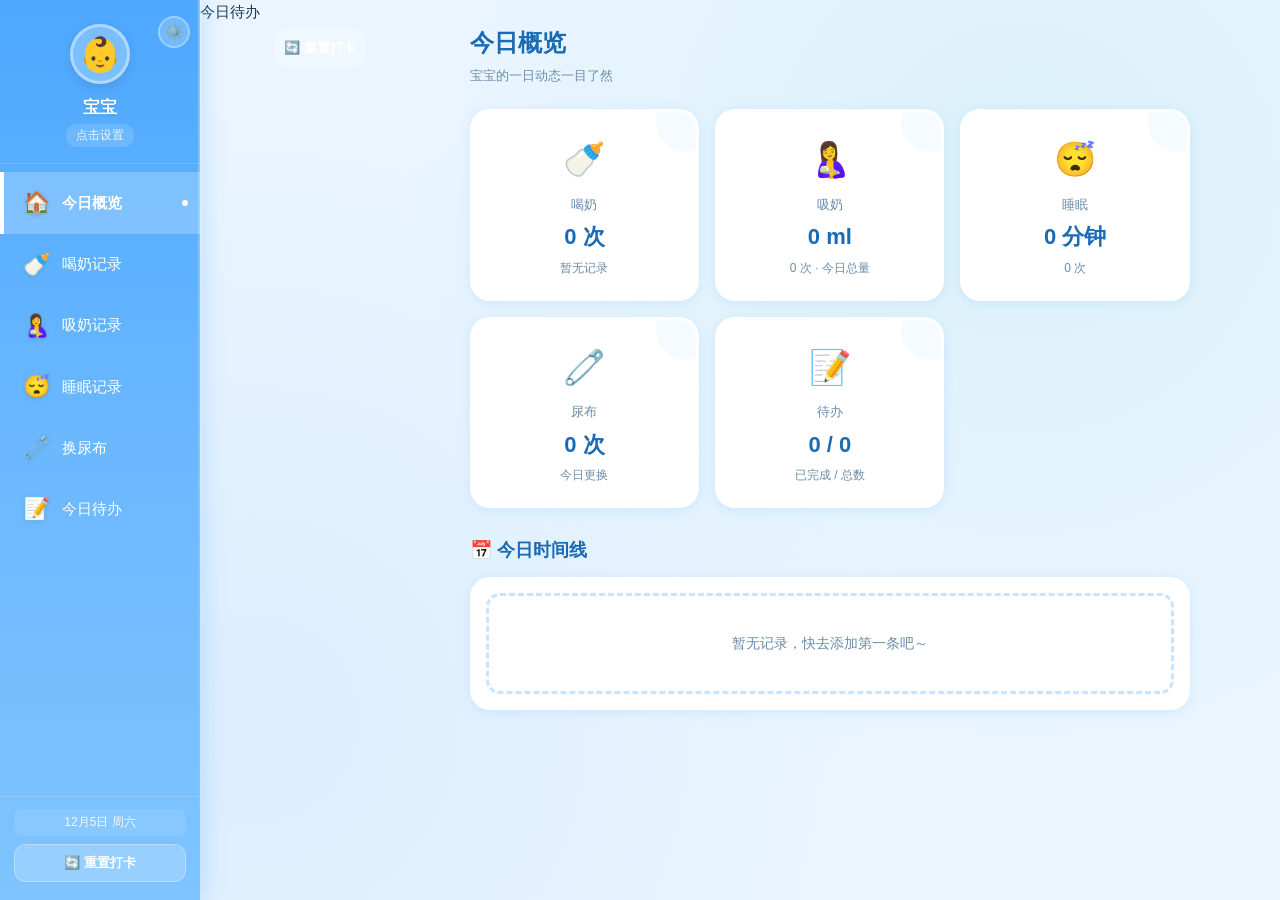
<file: index.html>
<!DOCTYPE html>
<html lang="zh-CN">
<head>
  <meta charset="UTF-8">
  <meta name="viewport" content="width=device-width, initial-scale=1.0, maximum-scale=1.0, user-scalable=no, viewport-fit=cover">
  <meta name="apple-mobile-web-app-capable" content="yes">
  <meta name="apple-mobile-web-app-status-bar-style" content="default">
  <meta name="apple-mobile-web-app-title" content="宝宝照护">
  <meta name="theme-color" content="#4DA8FF">
  <title>宝宝日常照护工作台</title>
  <link rel="stylesheet" href="css/style.css">
  <link rel="apple-touch-icon" href="assets/icon.png">
  <link rel="manifest" href="manifest.json">
</head>
<body>
  <div class="app-container">
    <!-- 左侧纵向导航栏 -->
    <nav class="sidebar">
      <div class="sidebar-header">
        <div class="baby-avatar">👶</div>
        <div class="baby-info">
          <div class="baby-name" id="babyName">宝宝</div>
          <div class="baby-age" id="babyAge">点击设置</div>
        </div>
        <button class="settings-btn" id="settingsBtn" title="设置">⚙️</button>
      </div>

      <ul class="nav-list">
        <li class="nav-item active" data-page="dashboard">
          <span class="nav-icon">🏠</span>
          <span class="nav-label">今日概览</span>
        </li>
        <li class="nav-item" data-page="feeding">
          <span class="nav-icon">🍼</span>
          <span class="nav-label">喝奶记录</span>
        </li>
        <li class="nav-item" data-page="pumping">
          <span class="nav-icon">🤱</span>
          <span class="nav-label">吸奶记录</span>
        </li>
        <li class="nav-item" data-page="sleep">
          <span class="nav-icon">😴</span>
          <span class="nav-label">睡眠记录</span>
        </li>
        <li class="nav-item" data-page="diaper">
          <span class="nav-icon">🧷</span>
          <span class="nav-label">换尿布</span>
        </li>
        <li class="nav-item" data-page="todo">
          <span class="nav-icon">📝</span>
          <span class="nav-label">今日待办</span>
        </li>
      </ul>

      <div class="sidebar-footer">
        <div class="date-display" id="todayDate"></div>
        <button class="reset-btn" id="resetBtn" title="每日0点自动重置打卡，也可手动重置">🔄 重置打卡</button>
      </div>
    </nav>
          <span class="nav-label">今日待办</span>
        </li>
      </ul>

      <div class="sidebar-footer">
        <div class="date-display" id="todayDate"></div>
        <button class="reset-btn" id="resetBtn" title="每日0点自动重置打卡，也可手动重置">🔄 重置打卡</button>
      </div>
    </nav>

    <!-- 主内容区 -->
    <main class="main-content">
      <!-- 今日概览页 -->
      <section class="page active" id="page-dashboard">
        <header class="page-header">
          <h1>今日概览</h1>
          <p class="page-subtitle">宝宝的一日动态一目了然</p>
        </header>
        <div class="dashboard-grid">
          <div class="dash-card feeding" data-jump="feeding">
            <div class="dash-icon">🍼</div>
            <div class="dash-label">喝奶</div>
            <div class="dash-value" id="dashFeeding">0 次</div>
            <div class="dash-sub" id="dashFeedingDetail">暂无记录</div>
          </div>
          <div class="dash-card pumping" data-jump="pumping">
            <div class="dash-icon">🤱</div>
            <div class="dash-label">吸奶</div>
            <div class="dash-value" id="dashPumping">0 ml</div>
            <div class="dash-sub" id="dashPumpingDetail">今日总量</div>
          </div>
          <div class="dash-card sleep" data-jump="sleep">
            <div class="dash-icon">😴</div>
            <div class="dash-label">睡眠</div>
            <div class="dash-value" id="dashSleep">0 分钟</div>
            <div class="dash-sub" id="dashSleepDetail">0 次</div>
          </div>
          <div class="dash-card diaper" data-jump="diaper">
            <div class="dash-icon">🧷</div>
            <div class="dash-label">尿布</div>
            <div class="dash-value" id="dashDiaper">0 次</div>
            <div class="dash-sub" id="dashDiaperDetail">今日更换</div>
          </div>
          <div class="dash-card todo" data-jump="todo">
            <div class="dash-icon">📝</div>
            <div class="dash-label">待办</div>
            <div class="dash-value" id="dashTodo">0 / 0</div>
            <div class="dash-sub" id="dashTodoDetail">已完成 / 总数</div>
          </div>
        </div>

        <div class="timeline-section">
          <h2>📅 今日时间线</h2>
          <div class="timeline" id="todayTimeline">
            <div class="empty-state">暂无记录，快去添加第一条吧～</div>
          </div>
        </div>
      </section>

      <!-- 喝奶记录页 -->
      <section class="page" id="page-feeding">
        <header class="page-header">
          <h1>🍼 喝奶记录</h1>
          <p class="page-subtitle">24小时制精确到分钟 · 亲喂/瓶喂</p>
        </header>

        <div class="form-card">
          <h3>新增喝奶记录</h3>
          <div class="form-row">
            <label>喂养时间</label>
            <input type="time" id="feedTime" class="time-input">
          </div>

          <div class="form-row">
            <label>喂养形式</label>
            <div class="segmented" id="feedTypeSeg">
              <button class="seg-btn active" data-value="bottle">🍼 瓶喂</button>
              <button class="seg-btn" data-value="nursing">🤱 亲喂</button>
            </div>
          </div>

          <!-- 瓶喂区域 -->
          <div class="form-section" id="bottleSection">
            <div class="form-row">
              <label>喂养内容</label>
              <div class="segmented" id="bottleContentSeg">
                <button class="seg-btn active" data-value="母乳">母乳</button>
                <button class="seg-btn" data-value="奶粉">奶粉</button>
              </div>
            </div>
            <div class="form-row">
              <label>奶量 (ml)</label>
              <div class="number-input-group">
                <button class="num-btn" data-target="feedAmount" data-step="-10">−</button>
                <input type="number" id="feedAmount" min="0" max="500" value="120" class="number-input">
                <button class="num-btn" data-target="feedAmount" data-step="10">+</button>
              </div>
            </div>
          </div>

          <!-- 亲喂区域 -->
          <div class="form-section hidden" id="nursingSection">
            <div class="form-row">
              <label>喂养内容</label>
              <div class="segmented" id="nursingContentSeg">
                <button class="seg-btn active" data-value="母乳">母乳</button>
              </div>
            </div>
            <div class="form-row">
              <label>喂养侧别</label>
              <div class="segmented" id="nursingSideSeg">
                <button class="seg-btn active" data-value="左边">⬅️ 左边</button>
                <button class="seg-btn" data-value="右边">➡️ 右边</button>
              </div>
            </div>
            <div class="form-row">
              <label>喂养时长</label>
              <div class="duration-picker">
                <button class="duration-btn" data-min="5">5分钟</button>
                <button class="duration-btn" data-min="10">10分钟</button>
                <button class="duration-btn active" data-min="15">15分钟</button>
                <button class="duration-btn" data-min="20">20分钟</button>
                <button class="duration-btn" data-min="25">25分钟</button>
                <button class="duration-btn" data-min="30">30分钟</button>
              </div>
            </div>
          </div>

          <div class="form-row">
            <label>备注</label>
            <input type="text" id="feedNote" class="text-input" placeholder="选填，如宝宝状态">
          </div>

          <button class="submit-btn" id="submitFeeding">💾 保存记录</button>
        </div>

        <div class="summary-bar">
          <span>今日喝奶 <strong id="feedingCount">0</strong> 次</span>
          <span>总奶量 <strong id="feedingTotal">0</strong> ml</span>
          <span>亲喂 <strong id="feedingNursing">0</strong> 次</span>
          <span>瓶喂 <strong id="feedingBottle">0</strong> 次</span>
        </div>

        <div class="record-list" id="feedingList">
          <div class="empty-state">还没有喝奶记录</div>
        </div>
      </section>

      <!-- 吸奶记录页 -->
      <section class="page" id="page-pumping">
        <header class="page-header">
          <h1>🤱 吸奶记录</h1>
          <p class="page-subtitle">记录妈妈吸奶 · 自动汇总日总量</p>
        </header>

        <div class="form-card">
          <h3>新增吸奶记录</h3>
          <div class="form-row">
            <label>吸奶时间</label>
            <input type="time" id="pumpTime" class="time-input">
          </div>
          <div class="form-row">
            <label>左侧吸奶量 (ml)</label>
            <div class="number-input-group">
              <button class="num-btn" data-target="pumpLeft" data-step="-5">−</button>
              <input type="number" id="pumpLeft" min="0" max="500" value="40" class="number-input">
              <button class="num-btn" data-target="pumpLeft" data-step="5">+</button>
            </div>
          </div>
          <div class="form-row">
            <label>右侧吸奶量 (ml)</label>
            <div class="number-input-group">
              <button class="num-btn" data-target="pumpRight" data-step="-5">−</button>
              <input type="number" id="pumpRight" min="0" max="500" value="40" class="number-input">
              <button class="num-btn" data-target="pumpRight" data-step="5">+</button>
            </div>
          </div>
          <div class="form-row">
            <label>本次合计</label>
            <div class="total-display"><span id="pumpSum">80</span> ml</div>
          </div>
          <div class="form-row">
            <label>备注</label>
            <input type="text" id="pumpNote" class="text-input" placeholder="选填">
          </div>
          <button class="submit-btn" id="submitPumping">💾 保存记录</button>
        </div>

        <div class="summary-bar pump-summary">
          <span>今日吸奶 <strong id="pumpCount">0</strong> 次</span>
          <span>左侧总量 <strong id="pumpLeftTotal">0</strong> ml</span>
          <span>右侧总量 <strong id="pumpRightTotal">0</strong> ml</span>
          <span>日总吸奶量 <strong id="pumpGrandTotal">0</strong> ml</span>
        </div>

        <div class="record-list" id="pumpingList">
          <div class="empty-state">还没有吸奶记录</div>
        </div>
      </section>

      <!-- 睡眠记录页 -->
      <section class="page" id="page-sleep">
        <header class="page-header">
          <h1>😴 睡眠记录</h1>
          <p class="page-subtitle">自动计算时长 · 汇总今日睡眠</p>
        </header>

        <div class="form-card">
          <h3>新增睡眠记录</h3>
          <div class="form-row">
            <label>开始时间</label>
            <input type="time" id="sleepStart" class="time-input">
          </div>
          <div class="form-row">
            <label>结束时间</label>
            <input type="time" id="sleepEnd" class="time-input">
          </div>
          <div class="form-row">
            <label>睡眠时长</label>
            <div class="total-display"><span id="sleepDuration">0</span> 分钟</div>
          </div>
          <div class="form-row">
            <label>入睡方式</label>
            <div class="segmented" id="sleepMethodSeg">
              <button class="seg-btn active" data-value="自主入睡">自主入睡</button>
              <button class="seg-btn" data-value="奶睡">奶睡</button>
              <button class="seg-btn" data-value="抱睡">抱睡</button>
            </div>
          </div>
          <div class="form-row">
            <label>哄睡辅助</label>
            <div class="segmented" id="sleepHelperSeg">
              <button class="seg-btn active" data-value="妈妈">妈妈</button>
              <button class="seg-btn" data-value="爸爸">爸爸</button>
              <button class="seg-btn" data-value="爷爷奶奶">爷爷奶奶</button>
              <button class="seg-btn" data-value="自己">自己</button>
            </div>
          </div>
          <div class="form-row">
            <label>有无哭闹</label>
            <div class="segmented" id="sleepCrySeg">
              <button class="seg-btn active" data-value="无">😊 无</button>
              <button class="seg-btn" data-value="有">😢 有</button>
            </div>
          </div>
          <div class="form-row">
            <label>备注</label>
            <input type="text" id="sleepNote" class="text-input" placeholder="选填">
          </div>
          <button class="submit-btn" id="submitSleep">💾 保存记录</button>
        </div>

        <div class="summary-bar sleep-summary">
          <span>今日睡眠 <strong id="sleepCount">0</strong> 次</span>
          <span>总时长 <strong id="sleepTotal">0</strong> 分钟</span>
          <span>哭闹 <strong id="sleepCryCount">0</strong> 次</span>
        </div>

        <div class="record-list" id="sleepList">
          <div class="empty-state">还没有睡眠记录</div>
        </div>
      </section>

      <!-- 换尿布记录页 -->
      <section class="page" id="page-diaper">
        <header class="page-header">
          <h1>🧷 换尿布记录</h1>
          <p class="page-subtitle">追踪更换频率 · 湿/脏/混合</p>
        </header>

        <div class="form-card">
          <h3>新增换尿布记录</h3>
          <div class="form-row">
            <label>更换时间</label>
            <input type="time" id="diaperTime" class="time-input">
          </div>
          <div class="form-row">
            <label>尿布类型</label>
            <div class="segmented" id="diaperTypeSeg">
              <button class="seg-btn active" data-value="湿了">💧 湿了</button>
              <button class="seg-btn" data-value="脏了">💩 脏了</button>
              <button class="seg-btn" data-value="混合">🔄 混合</button>
            </div>
          </div>
          <div class="form-row">
            <label>有无漏尿</label>
            <div class="segmented" id="diaperLeakSeg">
              <button class="seg-btn active" data-value="无">😊 无</button>
              <button class="seg-btn" data-value="有">💦 有</button>
            </div>
          </div>
          <div class="form-row">
            <label>备注</label>
            <input type="text" id="diaperNote" class="text-input" placeholder="选填">
          </div>
          <button class="submit-btn" id="submitDiaper">💾 保存记录</button>
        </div>

        <div class="summary-bar diaper-summary">
          <span>今日更换 <strong id="diaperCount">0</strong> 次</span>
          <span>湿了 <strong id="diaperWet">0</strong> 次</span>
          <span>脏了 <strong id="diaperDirty">0</strong> 次</span>
          <span>混合 <strong id="diaperMix">0</strong> 次</span>
          <span>漏尿 <strong id="diaperLeak">0</strong> 次</span>
        </div>

        <div class="record-list" id="diaperList">
          <div class="empty-state">还没有换尿布记录</div>
        </div>
      </section>

      <!-- 今日待办页 -->
      <section class="page" id="page-todo">
        <header class="page-header">
          <h1>📝 今日待办</h1>
          <p class="page-subtitle">自行添加 · 勾选完成</p>
        </header>

        <div class="form-card">
          <h3>添加待办事项</h3>
          <div class="todo-input-row">
            <input type="text" id="todoInput" class="text-input" placeholder="如：洗澡、量体温、晒太阳...">
            <button class="submit-btn inline" id="submitTodo">➕ 添加</button>
          </div>
          <div class="form-row">
            <label>快捷添加</label>
            <div class="quick-tags">
              <button class="quick-tag" data-text="给宝宝洗澡">给宝宝洗澡</button>
              <button class="quick-tag" data-text="量体温">量体温</button>
              <button class="quick-tag" data-text="晒太阳">晒太阳</button>
              <button class="quick-tag" data-text="抚触按摩">抚触按摩</button>
              <button class="quick-tag" data-text="剪指甲">剪指甲</button>
              <button class="quick-tag" data-text="补充维生素D">补充维生素D</button>
            </div>
          </div>
        </div>

        <div class="summary-bar todo-summary">
          <span>总计 <strong id="todoTotal">0</strong> 项</span>
          <span>已完成 <strong id="todoDone">0</strong> 项</span>
          <span>待完成 <strong id="todoPending">0</strong> 项</span>
        </div>

        <div class="record-list todo-list" id="todoList">
          <div class="empty-state">还没有待办事项，快添加一个吧～</div>
        </div>
      </section>
    </main>
  </div>

  <!-- 设置弹窗 -->
  <div class="modal-overlay" id="settingsModal">
    <div class="modal">
      <h3>⚙️ 宝宝信息设置</h3>
      <div class="form-row">
        <label>宝宝昵称</label>
        <input type="text" id="inputBabyName" class="text-input" placeholder="如：小豆丁">
      </div>
      <div class="form-row">
        <label>出生日期</label>
        <input type="date" id="inputBabyBirth" class="time-input">
      </div>
      <div class="modal-actions">
        <button class="cancel-btn" id="cancelSettings">取消</button>
        <button class="submit-btn" id="saveSettings">保存</button>
      </div>
    </div>
  </div>

  <!-- Toast 提示 -->
  <div class="toast" id="toast"></div>

  <script src="js/app.js"></script>
</body>
</html>
</file>
<file: css/style.css>
/* ===== 全局样式 - 蓝色可爱卡通风格 ===== */
:root {
  --primary: #4DA8FF;
  --primary-light: #7FC4FF;
  --primary-dark: #2B8FE0;
  --primary-darker: #1A6BB5;
  --bg-main: #EBF5FF;
  --bg-card: #FFFFFF;
  --bg-soft: #F0F8FF;
  --text-main: #1A3A52;
  --text-sub: #6B8CA8;
  --border: #C8E4FF;
  --shadow: 0 2px 12px rgba(77, 168, 255, 0.15);
  --shadow-hover: 0 4px 20px rgba(77, 168, 255, 0.25);
  --sidebar-w: 200px;
  --success: #4ECDC4;
  --warning: #FFD93D;
  --danger: #FF6B9D;
  --cute-radius: 20px;
}

* {
  margin: 0;
  padding: 0;
  box-sizing: border-box;
  -webkit-tap-highlight-color: transparent;
}

html, body {
  height: 100%;
  font-family: -apple-system, BlinkMacSystemFont, "PingFang SC", "Helvetica Neue", "Comic Sans MS", Arial, sans-serif;
  background: var(--bg-main);
  background-image:
    radial-gradient(circle at 20% 80%, rgba(127, 196, 255, 0.15) 0%, transparent 50%),
    radial-gradient(circle at 80% 20%, rgba(78, 205, 196, 0.1) 0%, transparent 50%);
  color: var(--text-main);
  font-size: 15px;
  line-height: 1.6;
  -webkit-font-smoothing: antialiased;
}

.app-container {
  display: flex;
  height: 100vh;
  height: 100dvh;
  overflow: hidden;
}

/* ===== 左侧纵向导航栏 ===== */
.sidebar {
  width: var(--sidebar-w);
  background: linear-gradient(180deg, #4DA8FF 0%, #6BB8FF 50%, #7FC4FF 100%);
  color: #fff;
  display: flex;
  flex-direction: column;
  flex-shrink: 0;
  box-shadow: 4px 0 20px rgba(77, 168, 255, 0.25);
  z-index: 10;
  position: relative;
}

.sidebar::before {
  content: '';
  position: absolute;
  top: 0;
  right: -2px;
  width: 4px;
  height: 100%;
  background: linear-gradient(180deg, rgba(255,255,255,0.3), transparent);
}

.sidebar-header {
  padding: 24px 16px 16px;
  text-align: center;
  border-bottom: 1px solid rgba(255,255,255,0.15);
  position: relative;
}

.baby-avatar {
  width: 60px;
  height: 60px;
  background: rgba(255,255,255,0.25);
  border-radius: 50%;
  display: flex;
  align-items: center;
  justify-content: center;
  font-size: 34px;
  margin: 0 auto 10px;
  border: 3px solid rgba(255,255,255,0.4);
  box-shadow: 0 4px 12px rgba(0,0,0,0.1);
}

.baby-name {
  font-size: 17px;
  font-weight: 700;
  text-shadow: 0 1px 3px rgba(0,0,0,0.15);
}

.baby-age {
  font-size: 12px;
  opacity: 0.9;
  margin-top: 3px;
  background: rgba(255,255,255,0.15);
  display: inline-block;
  padding: 2px 10px;
  border-radius: 10px;
}

.settings-btn {
  position: absolute;
  top: 16px;
  right: 10px;
  background: rgba(255,255,255,0.2);
  border: 2px solid rgba(255,255,255,0.3);
  color: #fff;
  width: 32px;
  height: 32px;
  border-radius: 50%;
  font-size: 15px;
  cursor: pointer;
  transition: all 0.2s;
}

.settings-btn:hover {
  background: rgba(255,255,255,0.4);
  transform: rotate(90deg);
}

.nav-list {
  list-style: none;
  flex: 1;
  overflow-y: auto;
  padding: 8px 0;
}

.nav-list::-webkit-scrollbar {
  width: 0;
}

.nav-item {
  display: flex;
  align-items: center;
  gap: 12px;
  padding: 13px 18px;
  cursor: pointer;
  transition: all 0.25s;
  border-left: 4px solid transparent;
  font-size: 15px;
  position: relative;
}

.nav-item:hover {
  background: rgba(255,255,255,0.12);
}

.nav-item.active {
  background: rgba(255,255,255,0.22);
  border-left-color: #fff;
  font-weight: 700;
}

.nav-item.active::after {
  content: '';
  position: absolute;
  right: 12px;
  width: 6px;
  height: 6px;
  background: #fff;
  border-radius: 50%;
}

.nav-icon {
  font-size: 22px;
  width: 28px;
  text-align: center;
  filter: drop-shadow(0 1px 2px rgba(0,0,0,0.1));
}

.sidebar-footer {
  padding: 12px 14px 18px;
  border-top: 1px solid rgba(255,255,255,0.15);
}

.date-display {
  font-size: 12px;
  opacity: 0.9;
  margin-bottom: 8px;
  text-align: center;
  background: rgba(255,255,255,0.1);
  padding: 4px 8px;
  border-radius: 8px;
}

.reset-btn {
  width: 100%;
  padding: 9px;
  background: rgba(255,255,255,0.2);
  border: 1.5px solid rgba(255,255,255,0.3);
  color: #fff;
  border-radius: 12px;
  font-size: 13px;
  cursor: pointer;
  transition: all 0.2s;
  font-weight: 600;
}

.reset-btn:hover {
  background: rgba(255,255,255,0.35);
}

/* ===== 主内容区 ===== */
.main-content {
  flex: 1;
  overflow-y: auto;
  padding: 24px 32px;
  -webkit-overflow-scrolling: touch;
}

.page {
  display: none;
  max-width: 720px;
  margin: 0 auto;
  animation: fadeIn 0.3s ease;
}

.page.active {
  display: block;
}

@keyframes fadeIn {
  from { opacity: 0; transform: translateY(10px); }
  to { opacity: 1; transform: translateY(0); }
}

.page-header {
  margin-bottom: 22px;
}

.page-header h1 {
  font-size: 24px;
  color: var(--primary-darker);
  margin-bottom: 4px;
  display: flex;
  align-items: center;
  gap: 8px;
}

.page-subtitle {
  font-size: 13px;
  color: var(--text-sub);
}

/* ===== 今日概览 ===== */
.dashboard-grid {
  display: grid;
  grid-template-columns: repeat(auto-fill, minmax(180px, 1fr));
  gap: 16px;
  margin-bottom: 28px;
}

.dash-card {
  background: var(--bg-card);
  border-radius: var(--cute-radius);
  padding: 20px;
  text-align: center;
  box-shadow: var(--shadow);
  cursor: pointer;
  transition: all 0.25s;
  border: 3px solid transparent;
  position: relative;
  overflow: hidden;
}

.dash-card::before {
  content: '';
  position: absolute;
  top: -20px;
  right: -20px;
  width: 60px;
  height: 60px;
  background: var(--bg-soft);
  border-radius: 50%;
  opacity: 0.6;
}

.dash-card:hover {
  transform: translateY(-4px);
  box-shadow: var(--shadow-hover);
  border-color: var(--primary-light);
}

.dash-icon {
  font-size: 34px;
  margin-bottom: 8px;
  position: relative;
}

.dash-label {
  font-size: 13px;
  color: var(--text-sub);
  margin-bottom: 4px;
  position: relative;
}

.dash-value {
  font-size: 22px;
  font-weight: 700;
  color: var(--primary-darker);
  position: relative;
}

.dash-sub {
  font-size: 12px;
  color: var(--text-sub);
  margin-top: 4px;
  position: relative;
}

.timeline-section h2 {
  font-size: 18px;
  margin-bottom: 12px;
  color: var(--primary-darker);
}

.timeline {
  background: var(--bg-card);
  border-radius: var(--cute-radius);
  padding: 16px;
  box-shadow: var(--shadow);
}

.timeline-item {
  display: flex;
  align-items: flex-start;
  gap: 12px;
  padding: 10px 0;
  border-bottom: 2px dashed var(--border);
}

.timeline-item:last-child {
  border-bottom: none;
}

.timeline-time {
  font-size: 13px;
  font-weight: 700;
  color: var(--primary-dark);
  white-space: nowrap;
  min-width: 52px;
  background: var(--bg-soft);
  padding: 2px 8px;
  border-radius: 8px;
}

.timeline-content {
  font-size: 14px;
  color: var(--text-main);
  flex: 1;
}

/* ===== 表单卡片 ===== */
.form-card {
  background: var(--bg-card);
  border-radius: var(--cute-radius);
  padding: 24px;
  box-shadow: var(--shadow);
  margin-bottom: 20px;
  border: 2px solid var(--border);
}

.form-card h3 {
  font-size: 17px;
  margin-bottom: 16px;
  color: var(--primary-darker);
  display: flex;
  align-items: center;
  gap: 6px;
}

.form-row {
  margin-bottom: 16px;
}

.form-row > label {
  display: block;
  font-size: 13px;
  color: var(--text-sub);
  margin-bottom: 8px;
  font-weight: 600;
}

.time-input, .text-input, .number-input {
  width: 100%;
  padding: 10px 14px;
  border: 2px solid var(--border);
  border-radius: 12px;
  font-size: 15px;
  color: var(--text-main);
  background: var(--bg-soft);
  transition: all 0.2s;
  font-family: inherit;
}

.time-input:focus, .text-input:focus, .number-input:focus {
  outline: none;
  border-color: var(--primary);
  background: #fff;
  box-shadow: 0 0 0 3px rgba(77, 168, 255, 0.15);
}

/* 分段选择器 */
.segmented {
  display: flex;
  gap: 8px;
  flex-wrap: wrap;
}

.seg-btn {
  padding: 8px 16px;
  border: 2px solid var(--border);
  background: var(--bg-soft);
  color: var(--text-sub);
  border-radius: 12px;
  font-size: 14px;
  cursor: pointer;
  transition: all 0.2s;
  font-family: inherit;
  font-weight: 500;
}

.seg-btn:hover {
  border-color: var(--primary-light);
  transform: translateY(-1px);
}

.seg-btn.active {
  background: linear-gradient(135deg, var(--primary), var(--primary-dark));
  color: #fff;
  border-color: var(--primary-dark);
  font-weight: 700;
  box-shadow: 0 3px 10px rgba(77, 168, 255, 0.35);
}

/* 数字输入 */
.number-input-group {
  display: flex;
  align-items: center;
  gap: 8px;
}

.num-btn {
  width: 42px;
  height: 42px;
  border-radius: 12px;
  border: 2px solid var(--border);
  background: var(--bg-soft);
  color: var(--primary-dark);
  font-size: 22px;
  cursor: pointer;
  transition: all 0.2s;
  font-family: inherit;
  font-weight: 700;
}

.num-btn:hover {
  background: var(--primary);
  color: #fff;
  border-color: var(--primary-dark);
  transform: scale(1.05);
}

.number-input {
  text-align: center;
  flex: 1;
}

/* 时长选择 */
.duration-picker {
  display: flex;
  flex-wrap: wrap;
  gap: 8px;
}

.duration-btn {
  padding: 8px 14px;
  border: 2px solid var(--border);
  background: var(--bg-soft);
  color: var(--text-sub);
  border-radius: 12px;
  font-size: 13px;
  cursor: pointer;
  transition: all 0.2s;
  font-family: inherit;
  font-weight: 500;
}

.duration-btn:hover {
  border-color: var(--primary-light);
}

.duration-btn.active {
  background: linear-gradient(135deg, var(--primary), var(--primary-dark));
  color: #fff;
  border-color: var(--primary-dark);
  font-weight: 700;
}

.total-display {
  font-size: 20px;
  font-weight: 700;
  color: var(--primary-darker);
  padding: 8px 0;
}

.submit-btn {
  width: 100%;
  padding: 13px;
  background: linear-gradient(135deg, var(--primary) 0%, var(--primary-dark) 100%);
  color: #fff;
  border: none;
  border-radius: 14px;
  font-size: 16px;
  font-weight: 700;
  cursor: pointer;
  transition: all 0.2s;
  font-family: inherit;
  margin-top: 4px;
  box-shadow: 0 3px 12px rgba(77, 168, 255, 0.3);
}

.submit-btn:hover {
  transform: translateY(-2px);
  box-shadow: 0 6px 18px rgba(77, 168, 255, 0.4);
}

.submit-btn:active {
  transform: translateY(0);
}

.submit-btn.inline {
  width: auto;
  padding: 10px 20px;
  margin-top: 0;
}

/* ===== 汇总栏 ===== */
.summary-bar {
  display: flex;
  flex-wrap: wrap;
  gap: 16px;
  background: var(--bg-card);
  border-radius: 14px;
  padding: 14px 20px;
  box-shadow: var(--shadow);
  margin-bottom: 16px;
  font-size: 14px;
  color: var(--text-sub);
  border: 2px solid var(--border);
}

.summary-bar strong {
  color: var(--primary-darker);
  font-size: 18px;
  margin: 0 2px;
}

/* ===== 记录列表 ===== */
.record-list {
  display: flex;
  flex-direction: column;
  gap: 10px;
}

.record-item {
  background: var(--bg-card);
  border-radius: 14px;
  padding: 14px 18px;
  box-shadow: var(--shadow);
  display: flex;
  align-items: center;
  justify-content: space-between;
  transition: all 0.2s;
  animation: slideIn 0.3s ease;
  border: 2px solid var(--border);
}

@keyframes slideIn {
  from { opacity: 0; transform: translateX(-12px); }
  to { opacity: 1; transform: translateX(0); }
}

.record-item:hover {
  box-shadow: var(--shadow-hover);
  border-color: var(--primary-light);
}

.record-main {
  flex: 1;
}

.record-time {
  font-size: 13px;
  color: var(--text-sub);
  margin-bottom: 4px;
  font-weight: 600;
}

.record-detail {
  font-size: 15px;
  color: var(--text-main);
  font-weight: 500;
}

.record-tags {
  display: flex;
  gap: 6px;
  margin-top: 4px;
  flex-wrap: wrap;
}

.tag {
  display: inline-block;
  padding: 2px 10px;
  border-radius: 10px;
  font-size: 12px;
  font-weight: 600;
}

.tag-breast { background: #E3F2FF; color: #1565C0; }
.tag-formula { background: #FFF3E0; color: #E65100; }
.tag-left { background: #E0F7FA; color: #006064; }
.tag-right { background: #E8F5E9; color: #1B5E20; }
.tag-wet { background: #E0F7FA; color: #006064; }
.tag-dirty { background: #FFF3E0; color: #E65100; }
.tag-mix { background: #F3E5F5; color: #6A1B9A; }
.tag-leak { background: #FCE4EC; color: #AD1457; }
.tag-cry { background: #FCE4EC; color: #C62828; }
.tag-nocry { background: #E8F5E9; color: #2E7D32; }
.tag-method { background: #E3F2FD; color: #1565C0; }
.tag-helper { background: #F3E5F5; color: #7B1FA2; }

.delete-btn {
  background: none;
  border: none;
  color: #B0BEC5;
  font-size: 20px;
  cursor: pointer;
  padding: 4px 8px;
  border-radius: 8px;
  transition: all 0.2s;
}

.delete-btn:hover {
  color: var(--danger);
  background: #FCE4EC;
}

/* ===== 待办列表 ===== */
.todo-input-row {
  display: flex;
  gap: 10px;
  margin-bottom: 16px;
}

.todo-input-row .text-input {
  flex: 1;
}

.quick-tags {
  display: flex;
  flex-wrap: wrap;
  gap: 8px;
}

.quick-tag {
  padding: 6px 12px;
  background: #E3F2FF;
  border: 2px dashed var(--primary-light);
  color: var(--primary-darker);
  border-radius: 18px;
  font-size: 13px;
  cursor: pointer;
  transition: all 0.2s;
  font-family: inherit;
  font-weight: 500;
}

.quick-tag:hover {
  background: var(--primary);
  color: #fff;
  border-style: solid;
  transform: translateY(-1px);
}

.todo-item {
  background: var(--bg-card);
  border-radius: 14px;
  padding: 14px 18px;
  box-shadow: var(--shadow);
  display: flex;
  align-items: center;
  gap: 12px;
  transition: all 0.2s;
  animation: slideIn 0.3s ease;
  border: 2px solid var(--border);
}

.todo-check {
  width: 26px;
  height: 26px;
  border: 2.5px solid var(--border);
  border-radius: 50%;
  cursor: pointer;
  display: flex;
  align-items: center;
  justify-content: center;
  flex-shrink: 0;
  transition: all 0.2s;
  background: var(--bg-soft);
}

.todo-check.done {
  background: var(--success);
  border-color: var(--success);
  color: #fff;
  transform: scale(1.05);
}

.todo-check.done::after {
  content: "✓";
  font-size: 15px;
  font-weight: bold;
}

.todo-text {
  flex: 1;
  font-size: 15px;
  color: var(--text-main);
}

.todo-item.done .todo-text {
  text-decoration: line-through;
  color: var(--text-sub);
}

.todo-time {
  font-size: 12px;
  color: var(--text-sub);
}

/* ===== 空状态 ===== */
.empty-state {
  text-align: center;
  padding: 36px 16px;
  color: var(--text-sub);
  font-size: 14px;
  background: var(--bg-card);
  border-radius: 14px;
  border: 3px dashed var(--border);
}

/* ===== 弹窗 ===== */
.modal-overlay {
  display: none;
  position: fixed;
  inset: 0;
  background: rgba(26, 58, 82, 0.4);
  z-index: 100;
  align-items: center;
  justify-content: center;
  animation: fadeIn 0.2s ease;
  backdrop-filter: blur(4px);
}

.modal-overlay.show {
  display: flex;
}

.modal {
  background: #fff;
  border-radius: 24px;
  padding: 28px;
  width: 90%;
  max-width: 380px;
  box-shadow: 0 8px 40px rgba(77, 168, 255, 0.3);
  border: 3px solid var(--border);
}

.modal h3 {
  font-size: 18px;
  margin-bottom: 20px;
  color: var(--primary-darker);
}

.modal-actions {
  display: flex;
  gap: 12px;
  margin-top: 20px;
}

.cancel-btn {
  flex: 1;
  padding: 11px;
  background: #ECEFF1;
  border: none;
  border-radius: 12px;
  color: var(--text-sub);
  font-size: 15px;
  cursor: pointer;
  font-family: inherit;
  font-weight: 600;
}

/* ===== Toast ===== */
.toast {
  position: fixed;
  bottom: 24px;
  left: 50%;
  transform: translateX(-50%) translateY(100px);
  background: linear-gradient(135deg, var(--primary-darker), var(--primary-dark));
  color: #fff;
  padding: 12px 26px;
  border-radius: 26px;
  font-size: 14px;
  z-index: 200;
  opacity: 0;
  transition: all 0.3s ease;
  pointer-events: none;
  white-space: nowrap;
  box-shadow: 0 4px 20px rgba(77, 168, 255, 0.4);
  font-weight: 600;
}

.toast.show {
  transform: translateX(-50%) translateY(0);
  opacity: 1;
}

/* ===== 工具类 ===== */
.hidden {
  display: none !important;
}

/* ===== 响应式适配（iPhone等窄屏 - 保持左侧纵向导航栏） ===== */
@media (max-width: 640px) {
  .app-container {
    flex-direction: row;
  }

  .sidebar {
    width: 68px;
    flex-direction: column;
    padding: 0;
  }

  .sidebar-header {
    padding: 16px 4px 12px;
    border-bottom: 1px solid rgba(255,255,255,0.15);
  }

  .baby-avatar {
    width: 40px;
    height: 40px;
    font-size: 24px;
    margin: 0 auto;
    border-width: 2px;
  }

  .baby-info {
    display: none;
  }

  .settings-btn {
    position: static;
    width: 28px;
    height: 28px;
    font-size: 13px;
    margin: 8px auto 0;
    display: block;
  }

  .nav-list {
    display: flex;
    flex-direction: column;
    padding: 4px 0;
    flex: 1;
  }

  .nav-item {
    flex-direction: column;
    align-items: center;
    justify-content: center;
    padding: 10px 4px;
    border-left: none;
    border-right: 4px solid transparent;
    font-size: 10px;
    gap: 3px;
    min-height: 58px;
  }

  .nav-item.active {
    border-left: none;
    border-right-color: #fff;
    background: rgba(255,255,255,0.22);
  }

  .nav-item.active::after {
    display: none;
  }

  .nav-label {
    font-size: 10px;
    text-align: center;
    line-height: 1.2;
  }

  .nav-icon {
    font-size: 22px;
  }

  .sidebar-footer {
    padding: 8px 4px 12px;
  }

  .date-display {
    display: none;
  }

  .reset-btn {
    padding: 6px 4px;
    font-size: 16px;
    text-align: center;
    line-height: 1;
  }

  .main-content {
    padding: 16px;
    flex: 1;
  }

  .page-header h1 {
    font-size: 20px;
  }

  .dashboard-grid {
    grid-template-columns: repeat(2, 1fr);
    gap: 10px;
  }

  .dash-card {
    padding: 14px;
  }

  .dash-icon {
    font-size: 26px;
  }

  .dash-value {
    font-size: 18px;
  }

  .form-card {
    padding: 16px;
  }

  .summary-bar {
    gap: 10px;
    padding: 12px;
    font-size: 13px;
  }

  .seg-btn {
    padding: 7px 12px;
    font-size: 13px;
  }
}

/* iPhone SE 等超小屏 */
@media (max-width: 375px) {
  .dashboard-grid {
    grid-template-columns: 1fr 1fr;
  }

  .sidebar {
    width: 60px;
  }

  .nav-item {
    min-height: 52px;
  }

  .nav-label {
    font-size: 9px;
  }
}
</file>
